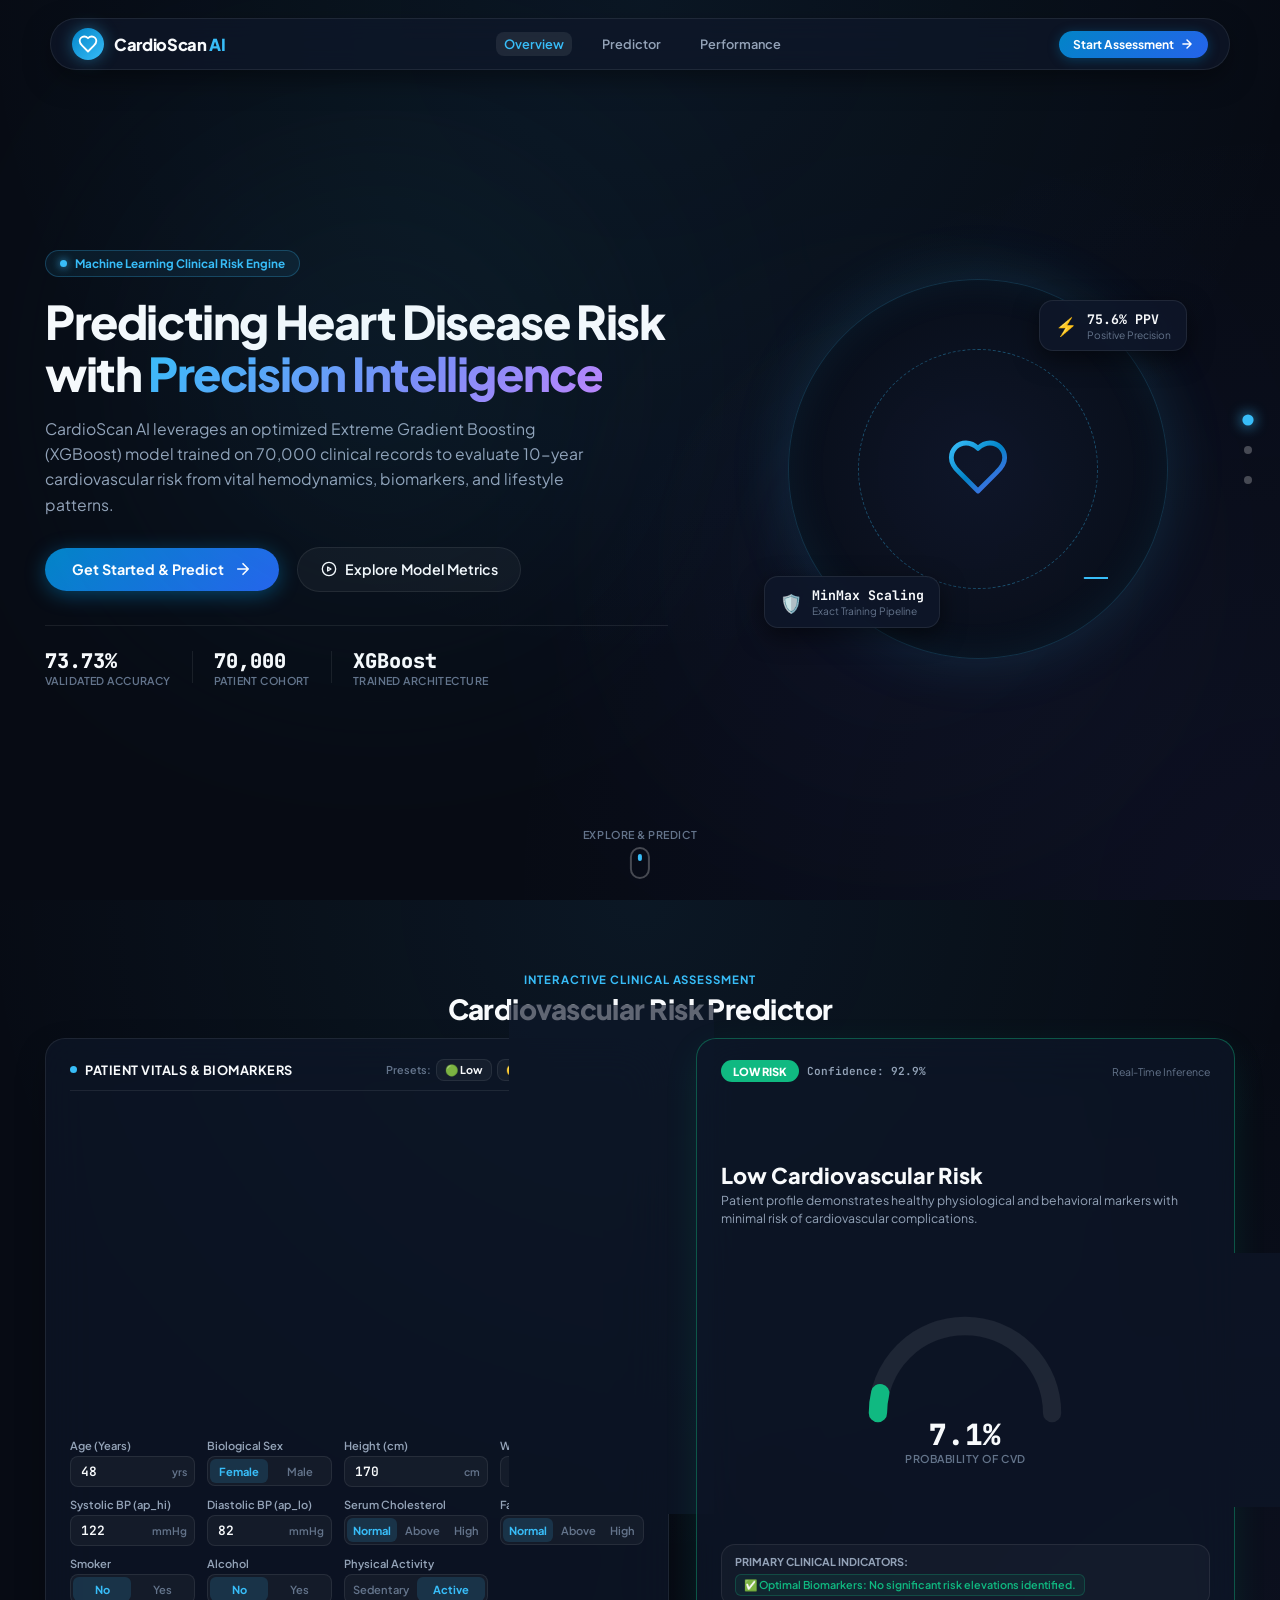
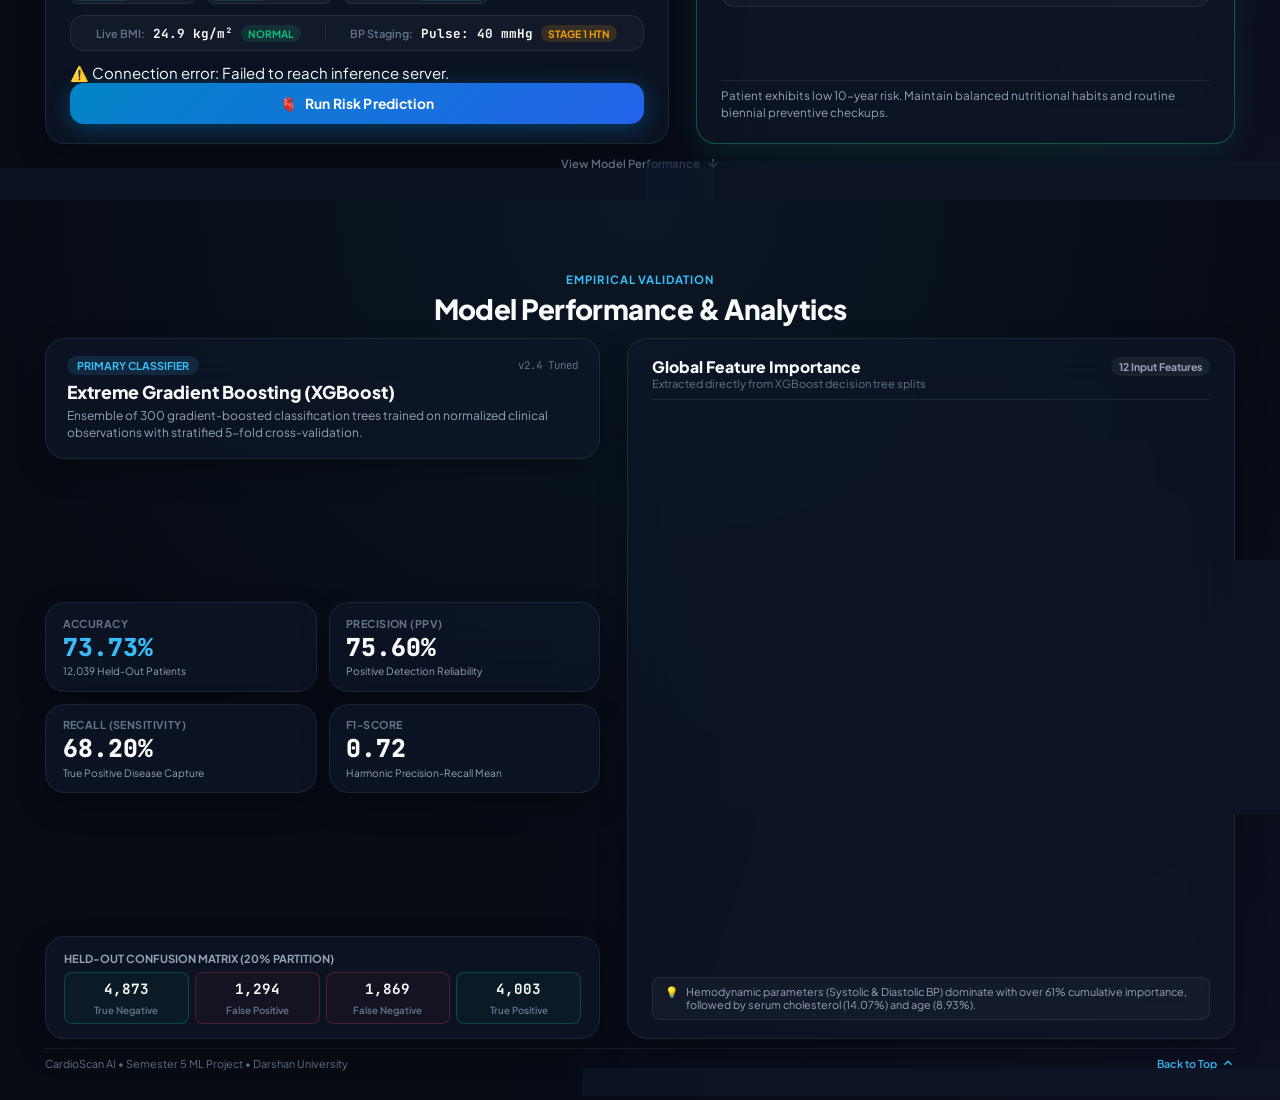
<file: frontend/index.html>
<!DOCTYPE html>
<html lang="en">
<head>
    <meta charset="UTF-8">
    <meta name="viewport" content="width=device-width, initial-scale=1.0">
    <title>CardioScan AI — Cardiovascular Disease Risk Intelligence</title>
    <!-- Fonts -->
    <link rel="preconnect" href="https://fonts.googleapis.com">
    <link rel="preconnect" href="https://fonts.gstatic.com" crossorigin>
    <link href="https://fonts.googleapis.com/css2?family=Plus+Jakarta+Sans:wght@300;400;500;600;700;800&family=JetBrains+Mono:wght@400;500;600;700&display=swap" rel="stylesheet">
    <link rel="stylesheet" href="static/css/style.css">
</head>
<body class="snap-container">

    <!-- Subtle Floating Nav -->
    <header class="floating-nav">
        <div class="nav-content">
            <a href="#hero" class="brand-link">
                <div class="brand-pulse-icon">
                    <svg viewBox="0 0 24 24" width="20" height="20" fill="none" stroke="currentColor" stroke-width="2.2" stroke-linecap="round" stroke-linejoin="round">
                        <path d="M19 14c1.49-1.46 3-3.21 3-5.5A5.5 5.5 0 0 0 16.5 3c-1.76 0-3 .5-4.5 2-1.5-1.5-2.74-2-4.5-2A5.5 5.5 0 0 0 2 8.5c0 2.3 1.5 4.05 3 5.5l7 7Z"></path>
                    </svg>
                </div>
                <span class="brand-title">CardioScan <span>AI</span></span>
            </a>

            <nav class="nav-menu">
                <a href="#hero" class="nav-item active" data-section="hero">Overview</a>
                <a href="#predict" class="nav-item" data-section="predict">Predictor</a>
                <a href="#performance" class="nav-item" data-section="performance">Performance</a>
            </nav>

            <a href="#predict" class="btn-nav-action">
                <span>Start Assessment</span>
                <svg width="14" height="14" viewBox="0 0 24 24" fill="none" stroke="currentColor" stroke-width="2.5" stroke-linecap="round" stroke-linejoin="round"><path d="M5 12h14M12 5l7 7-7 7"/></svg>
            </a>
        </div>
    </header>

    <!-- Side Dot Navigation -->
    <aside class="side-dots-nav">
        <a href="#hero" class="dot-link active" data-section="hero" aria-label="Hero Section"><span class="dot"></span><span class="dot-tooltip">Overview</span></a>
        <a href="#predict" class="dot-link" data-section="predict" aria-label="Prediction Section"><span class="dot"></span><span class="dot-tooltip">Predictor</span></a>
        <a href="#performance" class="dot-link" data-section="performance" aria-label="Performance Section"><span class="dot"></span><span class="dot-tooltip">Performance</span></a>
    </aside>

    <!-- =========================================================================
         SECTION 1: HERO SECTION (100vh)
         ========================================================================= -->
    <section id="hero" class="screen-section hero-section">
        <div class="ambient-glow glow-1"></div>
        <div class="ambient-glow glow-2"></div>

        <div class="hero-wrapper">
            <div class="hero-content">
                <div class="hero-chip">
                    <span class="chip-pulse"></span>
                    <span>Machine Learning Clinical Risk Engine</span>
                </div>
                <h1 class="hero-title">
                    Predicting Heart Disease Risk with <span class="gradient-text">Precision Intelligence</span>
                </h1>
                <p class="hero-description">
                    CardioScan AI leverages an optimized Extreme Gradient Boosting (XGBoost) model trained on 70,000 clinical records to evaluate 10-year cardiovascular risk from vital hemodynamics, biomarkers, and lifestyle patterns.
                </p>

                <div class="hero-actions">
                    <a href="#predict" class="btn-hero-primary">
                        <span>Get Started & Predict</span>
                        <svg width="18" height="18" viewBox="0 0 24 24" fill="none" stroke="currentColor" stroke-width="2.2" stroke-linecap="round" stroke-linejoin="round"><path d="M5 12h14M12 5l7 7-7 7"/></svg>
                    </a>
                    <a href="#performance" class="btn-hero-secondary">
                        <svg width="16" height="16" viewBox="0 0 24 24" fill="none" stroke="currentColor" stroke-width="2" stroke-linecap="round" stroke-linejoin="round"><circle cx="12" cy="12" r="10"/><path d="m10 15 5-3-5-3v6z"/></svg>
                        <span>Explore Model Metrics</span>
                    </a>
                </div>

                <div class="hero-quick-specs">
                    <div class="spec-item">
                        <span class="spec-num">73.73%</span>
                        <span class="spec-lbl">Validated Accuracy</span>
                    </div>
                    <div class="spec-divider"></div>
                    <div class="spec-item">
                        <span class="spec-num">70,000</span>
                        <span class="spec-lbl">Patient Cohort</span>
                    </div>
                    <div class="spec-divider"></div>
                    <div class="spec-item">
                        <span class="spec-num">XGBoost</span>
                        <span class="spec-lbl">Trained Architecture</span>
                    </div>
                </div>
            </div>

            <!-- Attractive ML/AI Cardiology Visual -->
            <div class="hero-visual">
                <div class="visual-card">
                    <div class="cardio-ring-wrapper">
                        <div class="radar-scan"></div>
                        <div class="cardio-center-icon">
                            <svg viewBox="0 0 24 24" width="64" height="64" fill="none" stroke="url(#heartGrad)" stroke-width="1.8" stroke-linecap="round" stroke-linejoin="round">
                                <defs>
                                    <linearGradient id="heartGrad" x1="0%" y1="0%" x2="100%" y2="100%">
                                        <stop offset="0%" stop-color="#38bdf8"/>
                                        <stop offset="50%" stop-color="#0284c7"/>
                                        <stop offset="100%" stop-color="#6366f1"/>
                                    </linearGradient>
                                </defs>
                                <path d="M19 14c1.49-1.46 3-3.21 3-5.5A5.5 5.5 0 0 0 16.5 3c-1.76 0-3 .5-4.5 2-1.5-1.5-2.74-2-4.5-2A5.5 5.5 0 0 0 2 8.5c0 2.3 1.5 4.05 3 5.5l7 7Z"></path>
                            </svg>
                        </div>
                        <!-- Simulated ECG Line -->
                        <div class="ecg-track">
                            <svg viewBox="0 0 300 60" preserveAspectRatio="none" class="ecg-svg">
                                <path d="M0,30 L60,30 L75,10 L85,50 L95,25 L105,35 L115,30 L180,30 L195,10 L205,50 L215,25 L225,35 L235,30 L300,30" fill="none" stroke="#38bdf8" stroke-width="2.2" stroke-linecap="round" stroke-linejoin="round" class="ecg-pulse"/>
                            </svg>
                        </div>
                    </div>

                    <!-- Floating Mini Analytics Widgets -->
                    <div class="floating-widget widget-top">
                        <div class="w-icon">⚡</div>
                        <div class="w-text">
                            <span class="w-val">75.6% PPV</span>
                            <span class="w-sub">Positive Precision</span>
                        </div>
                    </div>

                    <div class="floating-widget widget-bottom">
                        <div class="w-icon green">🛡️</div>
                        <div class="w-text">
                            <span class="w-val">MinMax Scaling</span>
                            <span class="w-sub">Exact Training Pipeline</span>
                        </div>
                    </div>
                </div>
            </div>
        </div>

        <!-- Scroll Down Explore Indicator -->
        <a href="#predict" class="scroll-explore-indicator" aria-label="Scroll to Prediction">
            <span class="scroll-text">Explore & Predict</span>
            <div class="mouse-icon">
                <span class="wheel"></span>
            </div>
        </a>
    </section>

    <!-- =========================================================================
         SECTION 2: PREDICTION SECTION (100vh)
         ========================================================================= -->
    <section id="predict" class="screen-section predict-section">
        <div class="section-container">
            <div class="section-header">
                <span class="section-tag">Interactive Clinical Assessment</span>
                <h2 class="section-title">Cardiovascular Risk Predictor</h2>
            </div>

            <!-- Workspace Bento: Form & Result Card -->
            <div class="predict-workspace">
                <!-- Left: Clinical Input Form Card -->
                <div class="glass-card form-card">
                    <div class="card-bar">
                        <div class="card-bar-title">
                            <span class="dot-indicator"></span>
                            <span>Patient Vitals & Biomarkers</span>
                        </div>
                        <div class="quick-presets">
                            <span class="preset-label">Presets:</span>
                            <button type="button" class="chip-preset" onclick="loadPreset('low')">🟢 Low</button>
                            <button type="button" class="chip-preset" onclick="loadPreset('moderate')">🟡 Moderate</button>
                            <button type="button" class="chip-preset" onclick="loadPreset('high')">🔴 High</button>
                        </div>
                    </div>

                    <form id="predictionForm" onsubmit="handlePrediction(event)">
                        <!-- Input Grid -->
                        <div class="form-compact-grid">
                            <!-- Age -->
                            <div class="input-block">
                                <label for="age">Age (Years)</label>
                                <div class="field-box">
                                    <input type="number" id="age" min="18" max="85" value="48" required oninput="updateLiveCalculations()">
                                    <span class="field-unit">yrs</span>
                                </div>
                            </div>

                            <!-- Gender -->
                            <div class="input-block">
                                <label>Biological Sex</label>
                                <div class="toggle-pills" id="genderGroup">
                                    <button type="button" class="t-pill active" data-val="1" onclick="selectPill('genderGroup', 1)">Female</button>
                                    <button type="button" class="t-pill" data-val="2" onclick="selectPill('genderGroup', 2)">Male</button>
                                </div>
                            </div>

                            <!-- Height -->
                            <div class="input-block">
                                <label for="height">Height (cm)</label>
                                <div class="field-box">
                                    <input type="number" id="height" min="120" max="220" step="0.5" value="170" required oninput="updateLiveCalculations()">
                                    <span class="field-unit">cm</span>
                                </div>
                            </div>

                            <!-- Weight -->
                            <div class="input-block">
                                <label for="weight">Weight (kg)</label>
                                <div class="field-box">
                                    <input type="number" id="weight" min="35" max="200" step="0.5" value="72" required oninput="updateLiveCalculations()">
                                    <span class="field-unit">kg</span>
                                </div>
                            </div>

                            <!-- Systolic BP -->
                            <div class="input-block">
                                <label for="ap_hi">Systolic BP (ap_hi)</label>
                                <div class="field-box">
                                    <input type="number" id="ap_hi" min="70" max="240" value="122" required oninput="updateLiveCalculations()">
                                    <span class="field-unit">mmHg</span>
                                </div>
                            </div>

                            <!-- Diastolic BP -->
                            <div class="input-block">
                                <label for="ap_lo">Diastolic BP (ap_lo)</label>
                                <div class="field-box">
                                    <input type="number" id="ap_lo" min="40" max="180" value="82" required oninput="updateLiveCalculations()">
                                    <span class="field-unit">mmHg</span>
                                </div>
                            </div>

                            <!-- Cholesterol -->
                            <div class="input-block">
                                <label>Serum Cholesterol</label>
                                <div class="toggle-pills" id="cholGroup">
                                    <button type="button" class="t-pill active" data-val="1" onclick="selectPill('cholGroup', 1)">Normal</button>
                                    <button type="button" class="t-pill" data-val="2" onclick="selectPill('cholGroup', 2)">Above</button>
                                    <button type="button" class="t-pill" data-val="3" onclick="selectPill('cholGroup', 3)">High</button>
                                </div>
                            </div>

                            <!-- Fasting Glucose -->
                            <div class="input-block">
                                <label>Fasting Glucose</label>
                                <div class="toggle-pills" id="glucGroup">
                                    <button type="button" class="t-pill active" data-val="1" onclick="selectPill('glucGroup', 1)">Normal</button>
                                    <button type="button" class="t-pill" data-val="2" onclick="selectPill('glucGroup', 2)">Above</button>
                                    <button type="button" class="t-pill" data-val="3" onclick="selectPill('glucGroup', 3)">High</button>
                                </div>
                            </div>

                            <!-- Lifestyle: Smoker -->
                            <div class="input-block">
                                <label>Smoker</label>
                                <div class="toggle-pills" id="smokeGroup">
                                    <button type="button" class="t-pill active" data-val="0" onclick="selectPill('smokeGroup', 0)">No</button>
                                    <button type="button" class="t-pill" data-val="1" onclick="selectPill('smokeGroup', 1)">Yes</button>
                                </div>
                            </div>

                            <!-- Lifestyle: Alcohol -->
                            <div class="input-block">
                                <label>Alcohol</label>
                                <div class="toggle-pills" id="alcoGroup">
                                    <button type="button" class="t-pill active" data-val="0" onclick="selectPill('alcoGroup', 0)">No</button>
                                    <button type="button" class="t-pill" data-val="1" onclick="selectPill('alcoGroup', 1)">Yes</button>
                                </div>
                            </div>

                            <!-- Lifestyle: Active -->
                            <div class="input-block full-width-sm">
                                <label>Physical Activity</label>
                                <div class="toggle-pills" id="activeGroup">
                                    <button type="button" class="t-pill" data-val="0" onclick="selectPill('activeGroup', 0)">Sedentary</button>
                                    <button type="button" class="t-pill active" data-val="1" onclick="selectPill('activeGroup', 1)">Active</button>
                                </div>
                            </div>
                        </div>

                        <!-- Real-time Clinical Badges Strip -->
                        <div class="realtime-status-strip">
                            <div class="rt-item">
                                <span class="rt-lbl">Live BMI:</span>
                                <span class="rt-val" id="bmiDisplay">24.9 kg/m²</span>
                                <span class="rt-chip normal" id="bmiBadge">Normal</span>
                            </div>
                            <div class="rt-divider"></div>
                            <div class="rt-item">
                                <span class="rt-lbl">BP Staging:</span>
                                <span class="rt-val" id="bpDisplay">Pulse: 40 mmHg</span>
                                <span class="rt-chip normal" id="bpBadge">Normal BP</span>
                            </div>
                        </div>

                        <!-- Error Message -->
                        <div id="formErrorMessage" class="form-error-toast" style="display: none;"></div>

                        <!-- Predict Action Button -->
                        <button type="submit" id="submitBtn" class="btn-predict-glow">
                            <span class="btn-icon">🫀</span>
                            <span class="btn-text">Run Risk Prediction</span>
                            <span class="spinner" id="btnSpinner" style="display: none;"></span>
                        </button>
                    </form>
                </div>

                <!-- Right: Prediction & Result Section -->
                <div class="glass-card result-card tier-low" id="resultCard">
                    <div class="result-header">
                        <div class="result-badge-wrap">
                            <span class="risk-pill low" id="riskBadge">Low Risk</span>
                            <span class="conf-pill" id="confidenceLabel">Confidence: 92.9%</span>
                        </div>
                        <span class="result-timestamp">Real-Time Inference</span>
                    </div>

                    <div class="result-main-info">
                        <h3 class="result-tier-title" id="riskTierTitle">Low Cardiovascular Risk</h3>
                        <p class="result-tier-desc" id="riskDescription">
                            Patient profile demonstrates healthy physiological and behavioral markers with minimal risk of cardiovascular complications.
                        </p>
                    </div>

                    <!-- Speedometer / Radial Gauge -->
                    <div class="gauge-center-wrapper">
                        <svg class="radial-gauge-svg" viewBox="0 0 240 135">
                            <path class="gauge-track" d="M 25 115 A 95 95 0 0 1 215 115" fill="none" stroke="rgba(255, 255, 255, 0.08)" stroke-width="20" stroke-linecap="round"/>
                            <path id="gaugeProgressArc" class="gauge-fill" d="M 25 115 A 95 95 0 0 1 215 115" fill="none" stroke="#10b981" stroke-width="20" stroke-linecap="round" stroke-dasharray="298" stroke-dashoffset="276"/>
                        </svg>

                        <div class="gauge-stat">
                            <span class="gauge-pct" id="probabilityNumber">7.1%</span>
                            <span class="gauge-lbl">Probability of CVD</span>
                        </div>
                    </div>

                    <!-- Clinical Drivers -->
                    <div class="drivers-box">
                        <span class="drivers-head">Primary Clinical Indicators:</span>
                        <div class="drivers-tags" id="driversList">
                            <span class="driver-tag optimal">✅ Optimal Biomarkers: No significant risk elevations identified.</span>
                        </div>
                    </div>

                    <!-- Medical Advice Guidance Strip -->
                    <div class="clinical-guidance" id="advisoryText">
                        Patient exhibits low 10-year risk. Maintain balanced nutritional habits and routine biennial preventive checkups.
                    </div>
                </div>
            </div>

            <!-- Scroll indicator to section 3 -->
            <a href="#performance" class="section-next-indicator">
                <span>View Model Performance</span>
                <svg width="14" height="14" viewBox="0 0 24 24" fill="none" stroke="currentColor" stroke-width="2"><path d="M12 5v14M19 12l-7 7-7-7"/></svg>
            </a>
        </div>
    </section>

    <!-- =========================================================================
         SECTION 3: MODEL PERFORMANCE SECTION (100vh)
         ========================================================================= -->
    <section id="performance" class="screen-section performance-section">
        <div class="section-container">
            <div class="section-header">
                <span class="section-tag">Empirical Validation</span>
                <h2 class="section-title">Model Performance & Analytics</h2>
            </div>

            <div class="perf-workspace">
                <!-- Left: Big 4 KPI Cards & Model Identity -->
                <div class="perf-kpi-column">
                    <div class="model-id-card glass-card">
                        <div class="model-header-row">
                            <div class="model-badge">Primary Classifier</div>
                            <span class="model-version">v2.4 Tuned</span>
                        </div>
                        <h3 class="model-name-title">Extreme Gradient Boosting (XGBoost)</h3>
                        <p class="model-meta-desc">
                            Ensemble of 300 gradient-boosted classification trees trained on normalized clinical observations with stratified 5-fold cross-validation.
                        </p>
                    </div>

                    <!-- 4 Core Performance Metrics -->
                    <div class="metrics-quad-grid">
                        <div class="metric-card glass-card">
                            <span class="m-label">Accuracy</span>
                            <span class="m-val highlight">73.73%</span>
                            <span class="m-sub">12,039 Held-Out Patients</span>
                        </div>
                        <div class="metric-card glass-card">
                            <span class="m-label">Precision (PPV)</span>
                            <span class="m-val">75.60%</span>
                            <span class="m-sub">Positive Detection Reliability</span>
                        </div>
                        <div class="metric-card glass-card">
                            <span class="m-label">Recall (Sensitivity)</span>
                            <span class="m-val">68.20%</span>
                            <span class="m-sub">True Positive Disease Capture</span>
                        </div>
                        <div class="metric-card glass-card">
                            <span class="m-label">F1-Score</span>
                            <span class="m-val">0.72</span>
                            <span class="m-sub">Harmonic Precision-Recall Mean</span>
                        </div>
                    </div>

                    <!-- Confusion Matrix Quick Snapshot -->
                    <div class="cm-compact-card glass-card">
                        <div class="cm-head">Held-Out Confusion Matrix (20% Partition)</div>
                        <div class="cm-mini-grid">
                            <div class="cm-mini-cell tn">
                                <span class="cm-num">4,873</span>
                                <span class="cm-lbl">True Negative</span>
                            </div>
                            <div class="cm-mini-cell fp">
                                <span class="cm-num">1,294</span>
                                <span class="cm-lbl">False Positive</span>
                            </div>
                            <div class="cm-mini-cell fn">
                                <span class="cm-num">1,869</span>
                                <span class="cm-lbl">False Negative</span>
                            </div>
                            <div class="cm-mini-cell tp">
                                <span class="cm-num">4,003</span>
                                <span class="cm-lbl">True Positive</span>
                            </div>
                        </div>
                    </div>
                </div>

                <!-- Right: Clean Performance Chart & Feature Importance -->
                <div class="perf-chart-column glass-card">
                    <div class="chart-header">
                        <div>
                            <h3 class="chart-title">Global Feature Importance</h3>
                            <p class="chart-sub">Extracted directly from XGBoost decision tree splits</p>
                        </div>
                        <div class="chart-badge">12 Input Features</div>
                    </div>

                    <!-- Clean Horizontal Bars -->
                    <div class="feature-importance-bars" id="featureBarsContainer">
                        <!-- Populated dynamically by app.js -->
                    </div>

                    <div class="chart-footer-note">
                        <span class="note-icon">💡</span>
                        <span>Hemodynamic parameters (Systolic & Diastolic BP) dominate with over 61% cumulative importance, followed by serum cholesterol (14.07%) and age (8.93%).</span>
                    </div>
                </div>
            </div>

            <!-- Clean Footer Strip -->
            <footer class="perf-footer-strip">
                <span>CardioScan AI • Semester 5 ML Project • Darshan University</span>
                <a href="#hero" class="back-to-top">
                    <span>Back to Top</span>
                    <svg width="14" height="14" viewBox="0 0 24 24" fill="none" stroke="currentColor" stroke-width="2.5"><path d="M18 15l-6-6-6 6"/></svg>
                </a>
            </footer>
        </div>
    </section>

    <!-- Client Application Logic -->
    <script src="static/js/app.js"></script>
</body>
</html>
</file>
<file: frontend/static/css/style.css>
/* ==========================================================================
   CardioScan AI — Premium 3-Section 100vh One-Page ML Showcase Stylesheet
   Modern Glassmorphism, Ambient Lighting, Smooth Vertical Snap Scrolling
   ========================================================================== */

:root {
    --bg-dark: #070b14;
    --bg-card: rgba(15, 23, 42, 0.65);
    --bg-card-hover: rgba(22, 33, 58, 0.8);
    --border-subtle: rgba(255, 255, 255, 0.08);
    --border-hover: rgba(56, 189, 248, 0.35);

    --text-primary: #f8fafc;
    --text-secondary: #94a3b8;
    --text-muted: #64748b;

    --cyan: #38bdf8;
    --blue: #2563eb;
    --indigo: #6366f1;
    --emerald: #10b981;
    --amber: #f59e0b;
    --rose: #ef4444;

    --font-sans: 'Plus Jakarta Sans', -apple-system, BlinkMacSystemFont, sans-serif;
    --font-mono: 'JetBrains Mono', monospace;

    --ease-out: cubic-bezier(0.16, 1, 0.3, 1);
    --radius-sm: 8px;
    --radius-md: 14px;
    --radius-lg: 20px;
    --radius-full: 9999px;
}

/* Base Reset & Snap Container */
*, *::before, *::after {
    box-sizing: border-box;
    margin: 0;
    padding: 0;
}

html {
    scroll-behavior: smooth;
    font-size: 15px;
}

body.snap-container {
    font-family: var(--font-sans);
    background-color: var(--bg-dark);
    color: var(--text-primary);
    height: 100vh;
    overflow-y: scroll;
    scroll-snap-type: y mandatory;
    scroll-behavior: smooth;
    background-image: 
        radial-gradient(circle at 50% 0%, rgba(56, 189, 248, 0.07) 0%, transparent 60%),
        radial-gradient(circle at 100% 100%, rgba(99, 102, 241, 0.06) 0%, transparent 50%);
}

/* Custom Scrollbar */
body.snap-container::-webkit-scrollbar {
    width: 6px;
}
body.snap-container::-webkit-scrollbar-track {
    background: transparent;
}
body.snap-container::-webkit-scrollbar-thumb {
    background: rgba(255, 255, 255, 0.15);
    border-radius: var(--radius-full);
}
body.snap-container::-webkit-scrollbar-thumb:hover {
    background: rgba(56, 189, 248, 0.4);
}

/* 100vh Full Screen Sections */
.screen-section {
    height: 100vh;
    width: 100vw;
    scroll-snap-align: start;
    scroll-snap-stop: always;
    position: relative;
    display: flex;
    flex-direction: column;
    justify-content: center;
    align-items: center;
    padding: 4.5rem 3rem 2rem;
    overflow: hidden;
}

/* Floating Top Navbar */
.floating-nav {
    position: fixed;
    top: 1.2rem;
    left: 50%;
    transform: translateX(-50%);
    z-index: 1000;
    width: calc(100% - 4rem);
    max-width: 1180px;
}

.nav-content {
    background: rgba(15, 23, 42, 0.7);
    backdrop-filter: blur(20px);
    -webkit-backdrop-filter: blur(20px);
    border: 1px solid var(--border-subtle);
    border-radius: var(--radius-full);
    padding: 0.6rem 1.4rem;
    display: flex;
    align-items: center;
    justify-content: space-between;
    box-shadow: 0 10px 30px -5px rgba(0, 0, 0, 0.5);
}

.brand-link {
    display: flex;
    align-items: center;
    gap: 10px;
    text-decoration: none;
    color: var(--text-primary);
}

.brand-pulse-icon {
    width: 32px;
    height: 32px;
    border-radius: 50%;
    background: linear-gradient(135deg, #0284c7 0%, #38bdf8 100%);
    color: #ffffff;
    display: flex;
    align-items: center;
    justify-content: center;
    box-shadow: 0 0 16px rgba(56, 189, 248, 0.4);
}

.brand-title {
    font-size: 1.1rem;
    font-weight: 800;
    letter-spacing: -0.02em;
}

.brand-title span {
    color: var(--cyan);
}

.nav-menu {
    display: flex;
    align-items: center;
    gap: 1.5rem;
}

.nav-item {
    text-decoration: none;
    font-size: 0.85rem;
    font-weight: 600;
    color: var(--text-secondary);
    transition: all 0.2s ease;
    padding: 4px 8px;
    border-radius: var(--radius-sm);
}

.nav-item:hover, .nav-item.active {
    color: var(--text-primary);
}

.nav-item.active {
    background: rgba(255, 255, 255, 0.08);
    color: var(--cyan);
}

.btn-nav-action {
    display: inline-flex;
    align-items: center;
    gap: 6px;
    padding: 6px 14px;
    background: linear-gradient(135deg, #0284c7 0%, #2563eb 100%);
    border-radius: var(--radius-full);
    color: #ffffff;
    font-size: 0.8rem;
    font-weight: 700;
    text-decoration: none;
    box-shadow: 0 2px 12px rgba(2, 132, 199, 0.35);
    transition: all 0.2s ease;
}

.btn-nav-action:hover {
    transform: translateY(-1px);
    box-shadow: 0 4px 18px rgba(2, 132, 199, 0.55);
}

/* Side Dots Navigation */
.side-dots-nav {
    position: fixed;
    right: 1.6rem;
    top: 50%;
    transform: translateY(-50%);
    z-index: 999;
    display: flex;
    flex-direction: column;
    gap: 14px;
}

.dot-link {
    position: relative;
    display: flex;
    align-items: center;
    justify-content: flex-end;
    text-decoration: none;
    padding: 4px;
}

.dot {
    width: 8px;
    height: 8px;
    border-radius: 50%;
    background: rgba(255, 255, 255, 0.25);
    transition: all 0.3s var(--ease-out);
}

.dot-link:hover .dot, .dot-link.active .dot {
    background: var(--cyan);
    box-shadow: 0 0 10px var(--cyan);
    transform: scale(1.4);
}

.dot-tooltip {
    position: absolute;
    right: 22px;
    background: rgba(15, 23, 42, 0.9);
    border: 1px solid var(--border-subtle);
    padding: 3px 8px;
    border-radius: 6px;
    font-size: 0.72rem;
    font-weight: 600;
    color: var(--text-primary);
    white-space: nowrap;
    opacity: 0;
    transform: translateX(6px);
    pointer-events: none;
    transition: all 0.2s ease;
}

.dot-link:hover .dot-tooltip {
    opacity: 1;
    transform: translateX(0);
}

/* Ambient Backdrops */
.ambient-glow {
    position: absolute;
    width: 500px;
    height: 500px;
    border-radius: 50%;
    filter: blur(140px);
    pointer-events: none;
    opacity: 0.35;
}

.glow-1 {
    top: 15%;
    left: 10%;
    background: radial-gradient(circle, rgba(56, 189, 248, 0.6) 0%, transparent 70%);
}

.glow-2 {
    bottom: 10%;
    right: 10%;
    background: radial-gradient(circle, rgba(99, 102, 241, 0.5) 0%, transparent 70%);
}

/* Glassmorphism Card Style */
.glass-card {
    background: var(--bg-card);
    backdrop-filter: blur(24px);
    -webkit-backdrop-filter: blur(24px);
    border: 1px solid var(--border-subtle);
    border-radius: var(--radius-lg);
    box-shadow: 0 12px 35px -8px rgba(0, 0, 0, 0.45);
    transition: transform 0.25s var(--ease-out), border-color 0.25s ease, box-shadow 0.25s ease;
}

.glass-card:hover {
    border-color: var(--border-hover);
    box-shadow: 0 16px 40px -6px rgba(56, 189, 248, 0.12);
}

/* Section Common Container */
.section-container {
    width: 100%;
    max-width: 1240px;
    height: 100%;
    display: flex;
    flex-direction: column;
    justify-content: space-between;
    margin: 0 auto;
}

.section-header {
    text-align: center;
    margin-bottom: 0.8rem;
}

.section-tag {
    font-size: 0.76rem;
    font-weight: 700;
    text-transform: uppercase;
    letter-spacing: 0.08em;
    color: var(--cyan);
    margin-bottom: 0.3rem;
    display: inline-block;
}

.section-title {
    font-size: 1.85rem;
    font-weight: 800;
    letter-spacing: -0.02em;
    color: var(--text-primary);
}

/* ==========================================================================
   SECTION 1: HERO SECTION
   ========================================================================== */
.hero-wrapper {
    width: 100%;
    max-width: 1200px;
    display: grid;
    grid-template-columns: 1.15fr 0.95fr;
    gap: 3.5rem;
    align-items: center;
    margin: auto 0;
}

.hero-chip {
    display: inline-flex;
    align-items: center;
    gap: 8px;
    padding: 5px 14px;
    background: rgba(56, 189, 248, 0.08);
    border: 1px solid rgba(56, 189, 248, 0.25);
    border-radius: var(--radius-full);
    font-size: 0.78rem;
    font-weight: 700;
    color: var(--cyan);
    margin-bottom: 1.2rem;
}

.chip-pulse {
    width: 7px;
    height: 7px;
    border-radius: 50%;
    background: var(--cyan);
    box-shadow: 0 0 8px var(--cyan);
    animation: pulseGlow 1.8s infinite;
}

@keyframes pulseGlow {
    0%, 100% { opacity: 1; transform: scale(1); }
    50% { opacity: 0.4; transform: scale(1.3); }
}

.hero-title {
    font-size: 3.1rem;
    font-weight: 800;
    line-height: 1.12;
    letter-spacing: -0.03em;
    margin-bottom: 1.1rem;
}

.gradient-text {
    background: linear-gradient(135deg, #38bdf8 0%, #818cf8 60%, #c084fc 100%);
    -webkit-background-clip: text;
    -webkit-text-fill-color: transparent;
}

.hero-description {
    font-size: 1.05rem;
    line-height: 1.6;
    color: var(--text-secondary);
    margin-bottom: 2rem;
    max-width: 540px;
}

.hero-actions {
    display: flex;
    align-items: center;
    gap: 1.2rem;
    margin-bottom: 2.2rem;
}

.btn-hero-primary {
    display: inline-flex;
    align-items: center;
    gap: 10px;
    padding: 0.85rem 1.8rem;
    background: linear-gradient(135deg, #0284c7 0%, #2563eb 100%);
    border-radius: var(--radius-full);
    color: #ffffff;
    font-size: 0.95rem;
    font-weight: 700;
    text-decoration: none;
    box-shadow: 0 4px 20px rgba(2, 132, 199, 0.45);
    transition: all 0.25s var(--ease-out);
}

.btn-hero-primary:hover {
    transform: translateY(-2px);
    box-shadow: 0 8px 30px rgba(2, 132, 199, 0.6);
}

.btn-hero-secondary {
    display: inline-flex;
    align-items: center;
    gap: 8px;
    padding: 0.85rem 1.5rem;
    background: rgba(255, 255, 255, 0.04);
    border: 1px solid var(--border-subtle);
    border-radius: var(--radius-full);
    color: var(--text-primary);
    font-size: 0.95rem;
    font-weight: 600;
    text-decoration: none;
    transition: all 0.25s var(--ease-out);
}

.btn-hero-secondary:hover {
    background: rgba(255, 255, 255, 0.08);
    border-color: rgba(255, 255, 255, 0.2);
    transform: translateY(-2px);
}

.hero-quick-specs {
    display: flex;
    align-items: center;
    gap: 1.4rem;
    padding-top: 1.4rem;
    border-top: 1px solid var(--border-subtle);
}

.spec-item {
    display: flex;
    flex-direction: column;
}

.spec-num {
    font-family: var(--font-mono);
    font-size: 1.35rem;
    font-weight: 800;
    color: var(--text-primary);
}

.spec-lbl {
    font-size: 0.72rem;
    color: var(--text-muted);
    font-weight: 600;
    text-transform: uppercase;
    letter-spacing: 0.04em;
}

.spec-divider {
    width: 1px;
    height: 32px;
    background: var(--border-subtle);
}

/* Hero Visual Animation */
.hero-visual {
    display: flex;
    justify-content: center;
    align-items: center;
    position: relative;
}

.visual-card {
    width: 380px;
    height: 380px;
    border-radius: 50%;
    background: radial-gradient(circle at 50% 50%, rgba(15, 23, 42, 0.9) 0%, rgba(7, 11, 20, 0.95) 100%);
    border: 1px solid rgba(56, 189, 248, 0.2);
    box-shadow: 0 0 60px rgba(56, 189, 248, 0.15), inset 0 0 40px rgba(56, 189, 248, 0.08);
    position: relative;
    display: flex;
    align-items: center;
    justify-content: center;
}

.cardio-ring-wrapper {
    position: relative;
    width: 240px;
    height: 240px;
    border-radius: 50%;
    border: 1.5px dashed rgba(56, 189, 248, 0.35);
    display: flex;
    flex-direction: column;
    align-items: center;
    justify-content: center;
    animation: rotateRing 40s linear infinite;
}

@keyframes rotateRing {
    to { transform: rotate(360deg); }
}

.cardio-center-icon {
    animation: counterRotate 40s linear infinite, heartThrob 2.4s ease-in-out infinite;
}

@keyframes counterRotate {
    to { transform: rotate(-360deg); }
}

@keyframes heartThrob {
    0%, 100% { transform: rotate(-360deg) scale(1); filter: drop-shadow(0 0 10px rgba(56, 189, 248, 0.4)); }
    50% { transform: rotate(-360deg) scale(1.08); filter: drop-shadow(0 0 25px rgba(56, 189, 248, 0.8)); }
}

.ecg-track {
    width: 260px;
    height: 50px;
    position: absolute;
    bottom: -15px;
}

.ecg-svg {
    width: 100%;
    height: 100%;
}

.ecg-pulse {
    stroke-dasharray: 400;
    stroke-dashoffset: 400;
    animation: ecgFlow 3.5s linear infinite;
}

@keyframes ecgFlow {
    to { stroke-dashoffset: 0; }
}

/* Floating Mini Analytics Widgets */
.floating-widget {
    position: absolute;
    background: rgba(15, 23, 42, 0.85);
    backdrop-filter: blur(14px);
    border: 1px solid var(--border-subtle);
    border-radius: var(--radius-md);
    padding: 0.65rem 1rem;
    display: flex;
    align-items: center;
    gap: 10px;
    box-shadow: 0 8px 24px rgba(0, 0, 0, 0.5);
    animation: floatWidget 4s ease-in-out infinite alternate;
}

.widget-top {
    top: 20px;
    right: -20px;
}

.widget-bottom {
    bottom: 30px;
    left: -25px;
    animation-delay: -2s;
}

@keyframes floatWidget {
    0% { transform: translateY(0); }
    100% { transform: translateY(-8px); }
}

.w-icon {
    font-size: 1.2rem;
}

.w-text {
    display: flex;
    flex-direction: column;
}

.w-val {
    font-family: var(--font-mono);
    font-size: 0.88rem;
    font-weight: 700;
    color: var(--text-primary);
}

.w-sub {
    font-size: 0.68rem;
    color: var(--text-muted);
}

/* Scroll Explore Indicator */
.scroll-explore-indicator {
    position: absolute;
    bottom: 1.4rem;
    left: 50%;
    transform: translateX(-50%);
    display: flex;
    flex-direction: column;
    align-items: center;
    gap: 6px;
    text-decoration: none;
    color: var(--text-muted);
    font-size: 0.72rem;
    font-weight: 600;
    letter-spacing: 0.05em;
    text-transform: uppercase;
    transition: color 0.2s ease;
}

.scroll-explore-indicator:hover {
    color: var(--cyan);
}

.mouse-icon {
    width: 20px;
    height: 32px;
    border: 2px solid rgba(255, 255, 255, 0.25);
    border-radius: 12px;
    position: relative;
}

.wheel {
    position: absolute;
    top: 5px;
    left: 50%;
    width: 4px;
    height: 7px;
    border-radius: 2px;
    background: var(--cyan);
    transform: translateX(-50%);
    animation: scrollWheel 1.8s infinite;
}

@keyframes scrollWheel {
    0% { transform: translate(-50%, 0); opacity: 1; }
    80% { transform: translate(-50%, 10px); opacity: 0; }
    100% { transform: translate(-50%, 0); opacity: 0; }
}

/* ==========================================================================
   SECTION 2: PREDICTION SECTION
   ========================================================================== */
.predict-workspace {
    display: grid;
    grid-template-columns: 1.18fr 1.02fr;
    gap: 1.8rem;
    flex: 1;
    align-items: stretch;
    margin-bottom: 0.8rem;
}

.form-card {
    padding: 1.3rem 1.6rem;
    display: flex;
    flex-direction: column;
    justify-content: space-between;
}

.card-bar {
    display: flex;
    justify-content: space-between;
    align-items: center;
    padding-bottom: 0.6rem;
    border-bottom: 1px solid var(--border-subtle);
    margin-bottom: 0.8rem;
}

.card-bar-title {
    display: flex;
    align-items: center;
    gap: 8px;
    font-size: 0.85rem;
    font-weight: 700;
    color: var(--text-primary);
    text-transform: uppercase;
    letter-spacing: 0.04em;
}

.dot-indicator {
    width: 7px;
    height: 7px;
    border-radius: 50%;
    background: var(--cyan);
}

.quick-presets {
    display: flex;
    align-items: center;
    gap: 5px;
}

.preset-label {
    font-size: 0.72rem;
    color: var(--text-muted);
    font-weight: 600;
}

.chip-preset {
    border: 1px solid var(--border-subtle);
    background: rgba(255, 255, 255, 0.04);
    font-family: var(--font-sans);
    font-size: 0.72rem;
    font-weight: 700;
    color: var(--text-primary);
    padding: 3px 8px;
    border-radius: var(--radius-sm);
    cursor: pointer;
    transition: all 0.2s ease;
}

.chip-preset:hover {
    border-color: var(--cyan);
    color: var(--cyan);
    background: rgba(56, 189, 248, 0.1);
}

/* Compact Input Fields Grid */
.form-compact-grid {
    display: grid;
    grid-template-columns: repeat(4, 1fr);
    gap: 0.65rem 0.8rem;
}

.input-block {
    display: flex;
    flex-direction: column;
    gap: 4px;
}

.input-block label {
    font-size: 0.74rem;
    font-weight: 600;
    color: var(--text-secondary);
}

.field-box {
    position: relative;
    display: flex;
    align-items: center;
}

.field-box input {
    width: 100%;
    padding: 6px 30px 6px 10px;
    background: rgba(255, 255, 255, 0.04);
    border: 1px solid var(--border-subtle);
    border-radius: var(--radius-sm);
    color: var(--text-primary);
    font-family: var(--font-mono);
    font-size: 0.86rem;
    font-weight: 600;
    transition: all 0.2s ease;
}

.field-box input:focus {
    outline: none;
    border-color: var(--cyan);
    background: rgba(255, 255, 255, 0.08);
    box-shadow: 0 0 0 2px rgba(56, 189, 248, 0.2);
}

.field-unit {
    position: absolute;
    right: 8px;
    font-size: 0.7rem;
    color: var(--text-muted);
    font-weight: 600;
    pointer-events: none;
}

/* Toggle Pill Buttons */
.toggle-pills {
    display: flex;
    background: rgba(255, 255, 255, 0.04);
    border: 1px solid var(--border-subtle);
    border-radius: var(--radius-sm);
    padding: 2px;
    gap: 2px;
}

.t-pill {
    flex: 1;
    border: none;
    background: transparent;
    padding: 5px 6px;
    border-radius: 6px;
    font-family: var(--font-sans);
    font-size: 0.74rem;
    font-weight: 600;
    color: var(--text-muted);
    cursor: pointer;
    transition: all 0.2s ease;
    text-align: center;
    white-space: nowrap;
}

.t-pill:hover {
    color: var(--text-primary);
}

.t-pill.active {
    background: rgba(56, 189, 248, 0.15);
    color: var(--cyan);
    font-weight: 700;
}

/* Real-Time Live Calculation Strip */
.realtime-status-strip {
    display: flex;
    align-items: center;
    justify-content: space-around;
    padding: 0.55rem 0.9rem;
    background: rgba(255, 255, 255, 0.03);
    border: 1px solid var(--border-subtle);
    border-radius: var(--radius-md);
    margin: 0.75rem 0;
}

.rt-item {
    display: flex;
    align-items: center;
    gap: 8px;
}

.rt-lbl {
    font-size: 0.74rem;
    color: var(--text-muted);
    font-weight: 600;
}

.rt-val {
    font-family: var(--font-mono);
    font-size: 0.84rem;
    font-weight: 700;
    color: var(--text-primary);
}

.rt-chip {
    padding: 2px 7px;
    border-radius: var(--radius-full);
    font-size: 0.68rem;
    font-weight: 700;
    text-transform: uppercase;
}

.rt-chip.normal { background: rgba(16, 185, 129, 0.15); color: var(--emerald); }
.rt-chip.warning { background: rgba(245, 158, 11, 0.15); color: var(--amber); }
.rt-chip.danger { background: rgba(239, 68, 68, 0.15); color: var(--rose); }

.rt-divider {
    width: 1px;
    height: 18px;
    background: var(--border-subtle);
}

/* Action Button */
.btn-predict-glow {
    width: 100%;
    padding: 0.8rem;
    background: linear-gradient(135deg, #0284c7 0%, #2563eb 100%);
    border: none;
    border-radius: var(--radius-md);
    color: #ffffff;
    font-family: var(--font-sans);
    font-size: 0.92rem;
    font-weight: 700;
    letter-spacing: 0.02em;
    cursor: pointer;
    display: flex;
    align-items: center;
    justify-content: center;
    gap: 8px;
    box-shadow: 0 4px 20px rgba(2, 132, 199, 0.4);
    transition: all 0.25s var(--ease-out);
}

.btn-predict-glow:hover {
    background: linear-gradient(135deg, #0369a1 0%, #1d4ed8 100%);
    transform: translateY(-2px);
    box-shadow: 0 8px 28px rgba(2, 132, 199, 0.55);
}

.spinner {
    width: 16px;
    height: 16px;
    border: 2px solid rgba(255, 255, 255, 0.3);
    border-radius: 50%;
    border-top-color: #ffffff;
    animation: spin 0.8s linear infinite;
}

@keyframes spin { to { transform: rotate(360deg); } }

/* Result Card Styles */
.result-card {
    padding: 1.4rem 1.6rem;
    display: flex;
    flex-direction: column;
    justify-content: space-between;
    position: relative;
    border-width: 1.5px;
}

.result-card.tier-low {
    border-color: rgba(16, 185, 129, 0.4);
    box-shadow: 0 10px 40px -10px rgba(16, 185, 129, 0.2);
}

.result-card.tier-moderate {
    border-color: rgba(245, 158, 11, 0.4);
    box-shadow: 0 10px 40px -10px rgba(245, 158, 11, 0.2);
}

.result-card.tier-high {
    border-color: rgba(239, 68, 68, 0.4);
    box-shadow: 0 10px 40px -10px rgba(239, 68, 68, 0.2);
}

.result-header {
    display: flex;
    justify-content: space-between;
    align-items: center;
}

.result-badge-wrap {
    display: flex;
    align-items: center;
    gap: 8px;
}

.risk-pill {
    padding: 4px 12px;
    border-radius: var(--radius-full);
    font-size: 0.74rem;
    font-weight: 800;
    text-transform: uppercase;
    color: #ffffff;
}

.risk-pill.low { background: var(--emerald); }
.risk-pill.moderate { background: var(--amber); }
.risk-pill.high { background: var(--rose); }

.conf-pill {
    font-family: var(--font-mono);
    font-size: 0.74rem;
    color: var(--text-secondary);
    font-weight: 600;
}

.result-timestamp {
    font-size: 0.7rem;
    color: var(--text-muted);
}

.result-tier-title {
    font-size: 1.45rem;
    font-weight: 800;
    color: var(--text-primary);
    margin-top: 0.4rem;
    margin-bottom: 0.2rem;
}

.result-tier-desc {
    font-size: 0.82rem;
    color: var(--text-secondary);
    line-height: 1.45;
}

/* Speedometer Radial Gauge */
.gauge-center-wrapper {
    position: relative;
    display: flex;
    flex-direction: column;
    align-items: center;
    margin: 0.4rem 0;
}

.radial-gauge-svg {
    width: 220px;
    height: 125px;
    overflow: visible;
}

.gauge-fill {
    transition: stroke-dashoffset 1s var(--ease-out), stroke 0.5s ease;
}

.gauge-stat {
    margin-top: -12px;
    display: flex;
    flex-direction: column;
    align-items: center;
}

.gauge-pct {
    font-family: var(--font-mono);
    font-size: 1.95rem;
    font-weight: 800;
    color: var(--text-primary);
    line-height: 1;
}

.gauge-lbl {
    font-size: 0.72rem;
    font-weight: 600;
    color: var(--text-muted);
    text-transform: uppercase;
    letter-spacing: 0.05em;
    margin-top: 3px;
}

/* Drivers Box */
.drivers-box {
    background: rgba(255, 255, 255, 0.03);
    border: 1px solid var(--border-subtle);
    border-radius: var(--radius-md);
    padding: 0.65rem 0.9rem;
}

.drivers-head {
    font-size: 0.72rem;
    font-weight: 700;
    text-transform: uppercase;
    color: var(--text-secondary);
    display: block;
    margin-bottom: 0.4rem;
}

.drivers-tags {
    display: flex;
    flex-wrap: wrap;
    gap: 5px;
}

.driver-tag {
    background: rgba(255, 255, 255, 0.05);
    border: 1px solid var(--border-subtle);
    padding: 3px 8px;
    border-radius: 6px;
    font-size: 0.72rem;
    font-weight: 600;
    color: var(--text-primary);
}

.driver-tag.optimal {
    color: var(--emerald);
    background: rgba(16, 185, 129, 0.08);
    border-color: rgba(16, 185, 129, 0.25);
}

.clinical-guidance {
    font-size: 0.78rem;
    color: var(--text-secondary);
    line-height: 1.45;
    padding-top: 0.5rem;
    border-top: 1px solid var(--border-subtle);
}

/* Section 2 next indicator */
.section-next-indicator {
    align-self: center;
    display: flex;
    align-items: center;
    gap: 6px;
    font-size: 0.75rem;
    font-weight: 600;
    color: var(--text-muted);
    text-decoration: none;
    transition: color 0.2s ease;
}

.section-next-indicator:hover {
    color: var(--cyan);
}

/* ==========================================================================
   SECTION 3: MODEL PERFORMANCE SECTION
   ========================================================================== */
.perf-workspace {
    display: grid;
    grid-template-columns: 1.05fr 1.15fr;
    gap: 1.8rem;
    flex: 1;
    align-items: stretch;
    margin-bottom: 0.6rem;
}

.perf-kpi-column {
    display: flex;
    flex-direction: column;
    justify-content: space-between;
    gap: 0.8rem;
}

.model-id-card {
    padding: 1.1rem 1.4rem;
}

.model-header-row {
    display: flex;
    justify-content: space-between;
    align-items: center;
    margin-bottom: 0.4rem;
}

.model-badge {
    font-size: 0.72rem;
    font-weight: 700;
    padding: 3px 10px;
    border-radius: var(--radius-full);
    background: rgba(56, 189, 248, 0.12);
    color: var(--cyan);
    text-transform: uppercase;
}

.model-version {
    font-family: var(--font-mono);
    font-size: 0.72rem;
    color: var(--text-muted);
}

.model-name-title {
    font-size: 1.18rem;
    font-weight: 800;
    color: var(--text-primary);
    margin-bottom: 0.3rem;
}

.model-meta-desc {
    font-size: 0.8rem;
    color: var(--text-secondary);
    line-height: 1.45;
}

/* Metrics Quad Grid */
.metrics-quad-grid {
    display: grid;
    grid-template-columns: repeat(2, 1fr);
    gap: 0.8rem;
}

.metric-card {
    padding: 0.9rem 1.1rem;
    display: flex;
    flex-direction: column;
}

.m-label {
    font-size: 0.72rem;
    font-weight: 700;
    color: var(--text-muted);
    text-transform: uppercase;
    letter-spacing: 0.04em;
}

.m-val {
    font-family: var(--font-mono);
    font-size: 1.65rem;
    font-weight: 800;
    color: var(--text-primary);
    line-height: 1.15;
    margin: 0.2rem 0;
}

.m-val.highlight {
    color: var(--cyan);
}

.m-sub {
    font-size: 0.68rem;
    color: var(--text-secondary);
}

/* Confusion Matrix Snapshot */
.cm-compact-card {
    padding: 0.9rem 1.2rem;
}

.cm-head {
    font-size: 0.74rem;
    font-weight: 700;
    text-transform: uppercase;
    color: var(--text-secondary);
    margin-bottom: 0.5rem;
}

.cm-mini-grid {
    display: grid;
    grid-template-columns: repeat(4, 1fr);
    gap: 6px;
}

.cm-mini-cell {
    background: rgba(255, 255, 255, 0.03);
    border: 1px solid var(--border-subtle);
    border-radius: var(--radius-sm);
    padding: 6px;
    text-align: center;
}

.cm-mini-cell.tn, .cm-mini-cell.tp {
    border-color: rgba(16, 185, 129, 0.3);
    background: rgba(16, 185, 129, 0.05);
}

.cm-mini-cell.fp, .cm-mini-cell.fn {
    border-color: rgba(239, 68, 68, 0.25);
    background: rgba(239, 68, 68, 0.04);
}

.cm-num {
    font-family: var(--font-mono);
    font-size: 0.95rem;
    font-weight: 700;
    display: block;
    color: var(--text-primary);
}

.cm-lbl {
    font-size: 0.65rem;
    color: var(--text-muted);
    font-weight: 600;
}

/* Right: Clean Feature Importance Chart */
.perf-chart-column {
    padding: 1.2rem 1.6rem;
    display: flex;
    flex-direction: column;
    justify-content: space-between;
}

.chart-header {
    display: flex;
    justify-content: space-between;
    align-items: flex-start;
    padding-bottom: 0.6rem;
    border-bottom: 1px solid var(--border-subtle);
    margin-bottom: 0.6rem;
}

.chart-title {
    font-size: 1.05rem;
    font-weight: 800;
    color: var(--text-primary);
}

.chart-sub {
    font-size: 0.74rem;
    color: var(--text-muted);
}

.chart-badge {
    font-size: 0.7rem;
    font-weight: 700;
    padding: 3px 8px;
    border-radius: var(--radius-full);
    background: rgba(255, 255, 255, 0.06);
    color: var(--text-secondary);
}

/* Feature Bars */
.feature-importance-bars {
    display: flex;
    flex-direction: column;
    gap: 7px;
    overflow-y: auto;
    padding-right: 4px;
}

.feature-bar-row {
    display: grid;
    grid-template-columns: 140px 1fr 50px;
    align-items: center;
    gap: 10px;
}

.feature-name {
    font-size: 0.75rem;
    font-weight: 600;
    color: var(--text-secondary);
    white-space: nowrap;
    overflow: hidden;
    text-overflow: ellipsis;
}

.feature-track {
    background: rgba(255, 255, 255, 0.05);
    height: 9px;
    border-radius: var(--radius-full);
    overflow: hidden;
}

.feature-fill {
    height: 100%;
    background: linear-gradient(90deg, #0284c7 0%, #38bdf8 100%);
    border-radius: var(--radius-full);
    transition: width 1s var(--ease-out);
}

.feature-pct {
    font-family: var(--font-mono);
    font-size: 0.74rem;
    font-weight: 700;
    color: var(--cyan);
    text-align: right;
}

.chart-footer-note {
    background: rgba(255, 255, 255, 0.03);
    border: 1px solid var(--border-subtle);
    border-radius: var(--radius-sm);
    padding: 0.5rem 0.8rem;
    font-size: 0.72rem;
    color: var(--text-secondary);
    display: flex;
    align-items: flex-start;
    gap: 8px;
    margin-top: 0.6rem;
}

.perf-footer-strip {
    display: flex;
    justify-content: space-between;
    align-items: center;
    padding-top: 0.5rem;
    border-top: 1px solid var(--border-subtle);
    font-size: 0.72rem;
    color: var(--text-muted);
}

.back-to-top {
    display: flex;
    align-items: center;
    gap: 4px;
    color: var(--cyan);
    text-decoration: none;
    font-weight: 600;
    transition: color 0.2s ease;
}

.back-to-top:hover {
    color: #ffffff;
}

/* ==========================================================================
   Responsive Breakpoints
   ========================================================================== */
@media (max-width: 1024px) {
    body.snap-container {
        scroll-snap-type: none;
        height: auto;
        overflow-y: auto;
    }
    .screen-section {
        height: auto;
        min-height: 100vh;
        padding: 5rem 1.5rem 3rem;
    }
    .hero-wrapper, .predict-workspace, .perf-workspace {
        grid-template-columns: 1fr;
    }
    .side-dots-nav {
        display: none;
    }
}
</file>
